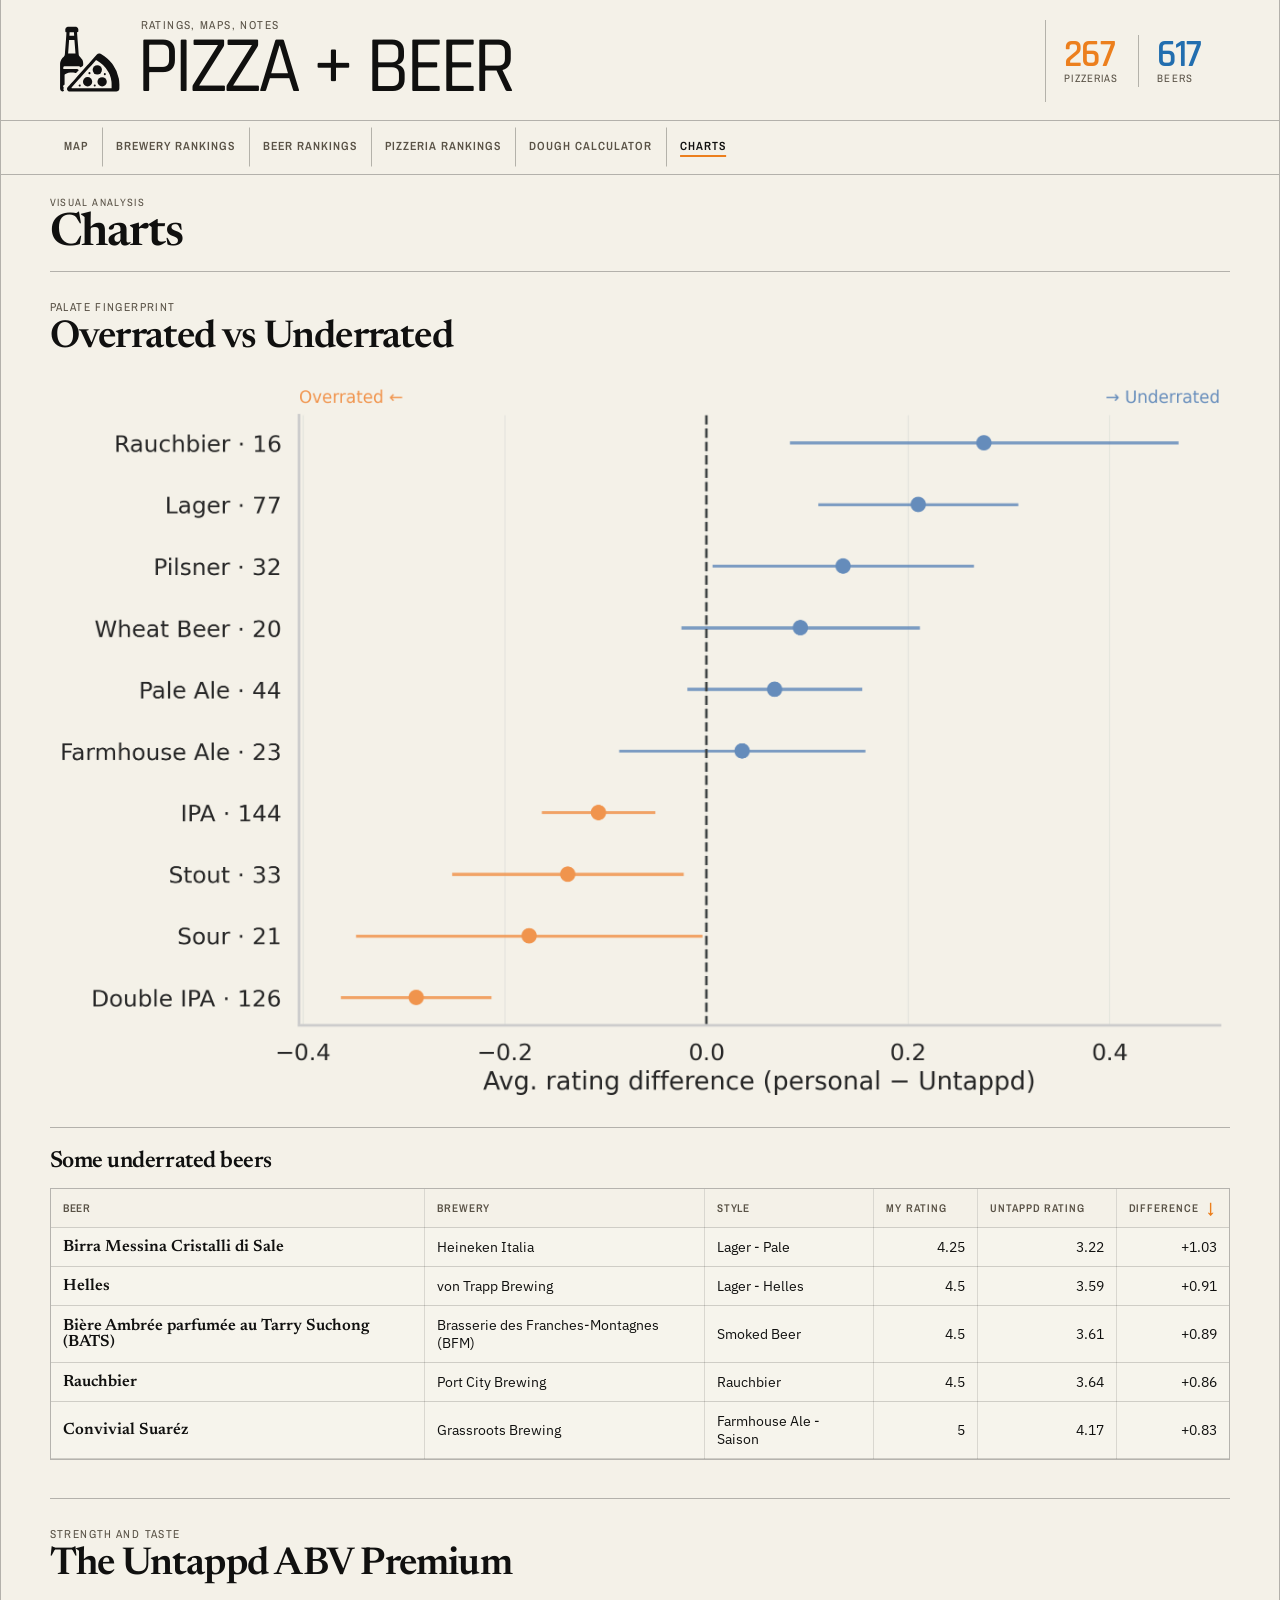
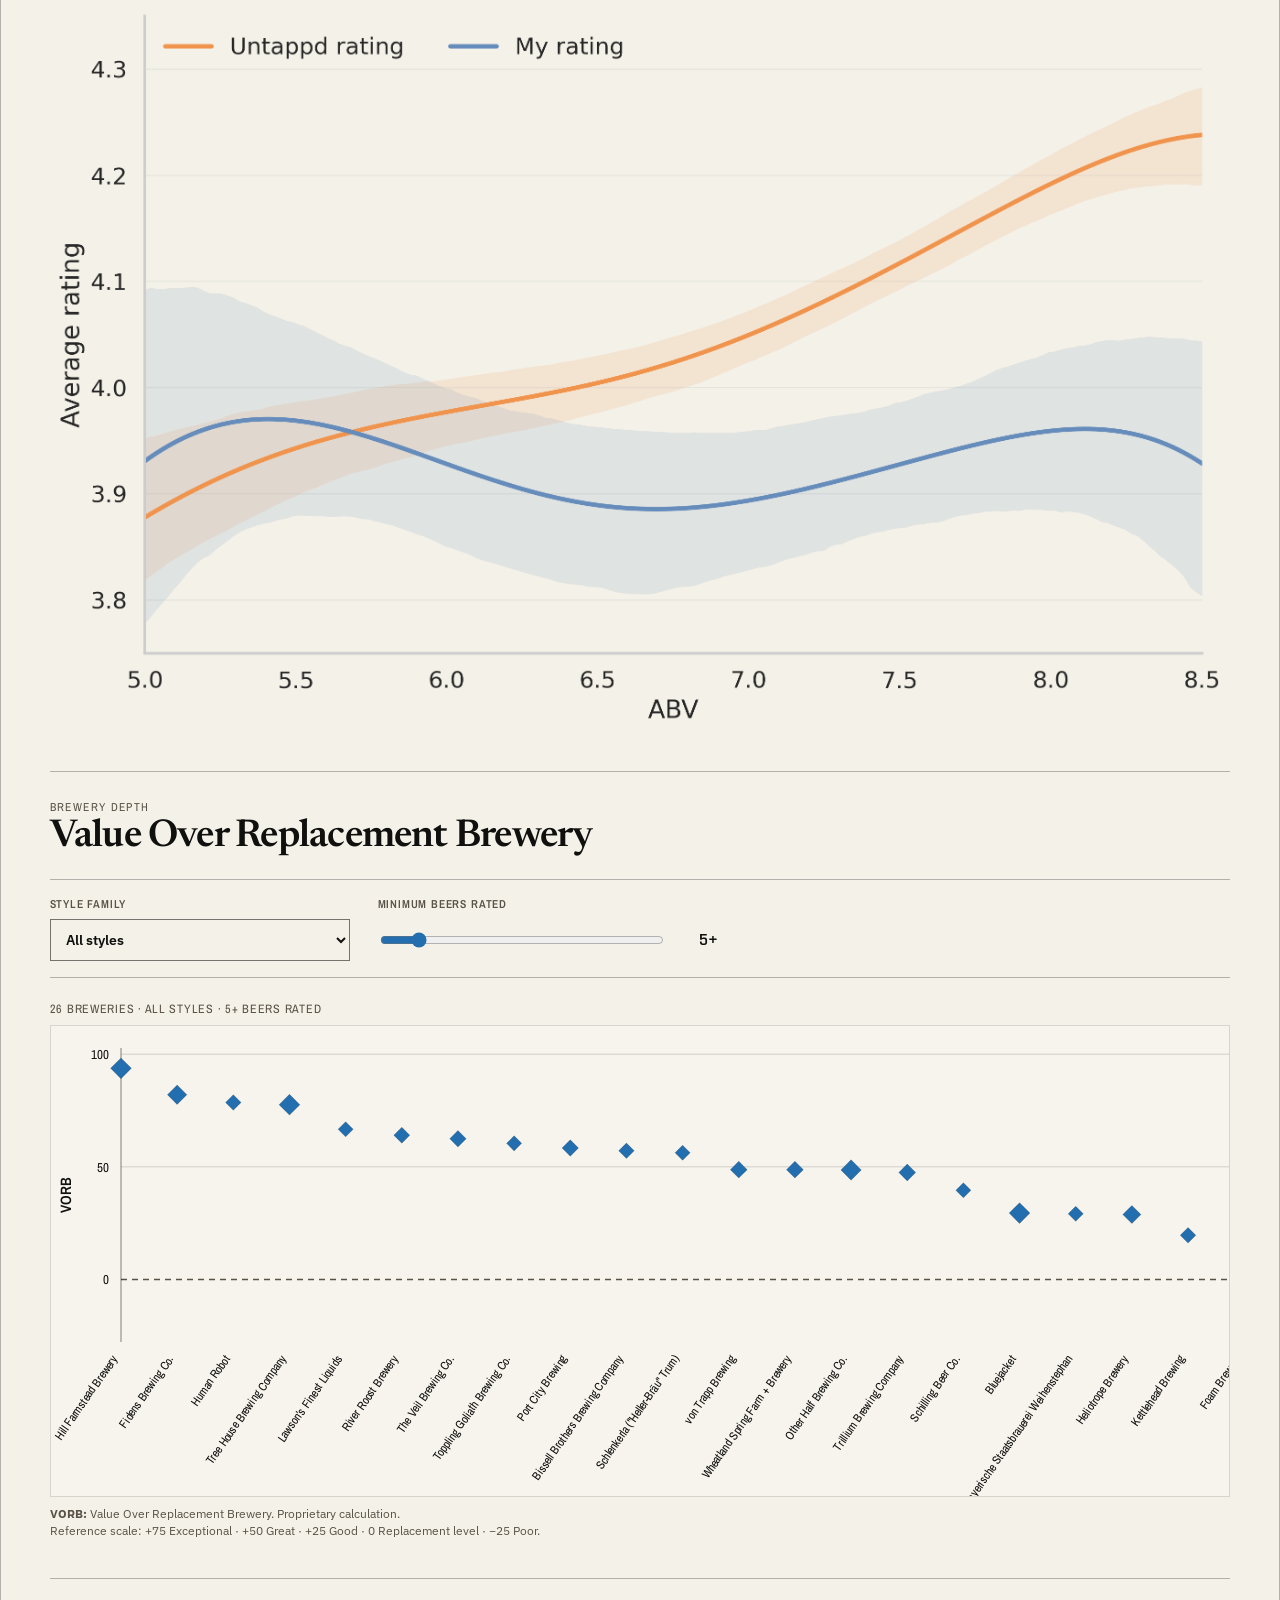
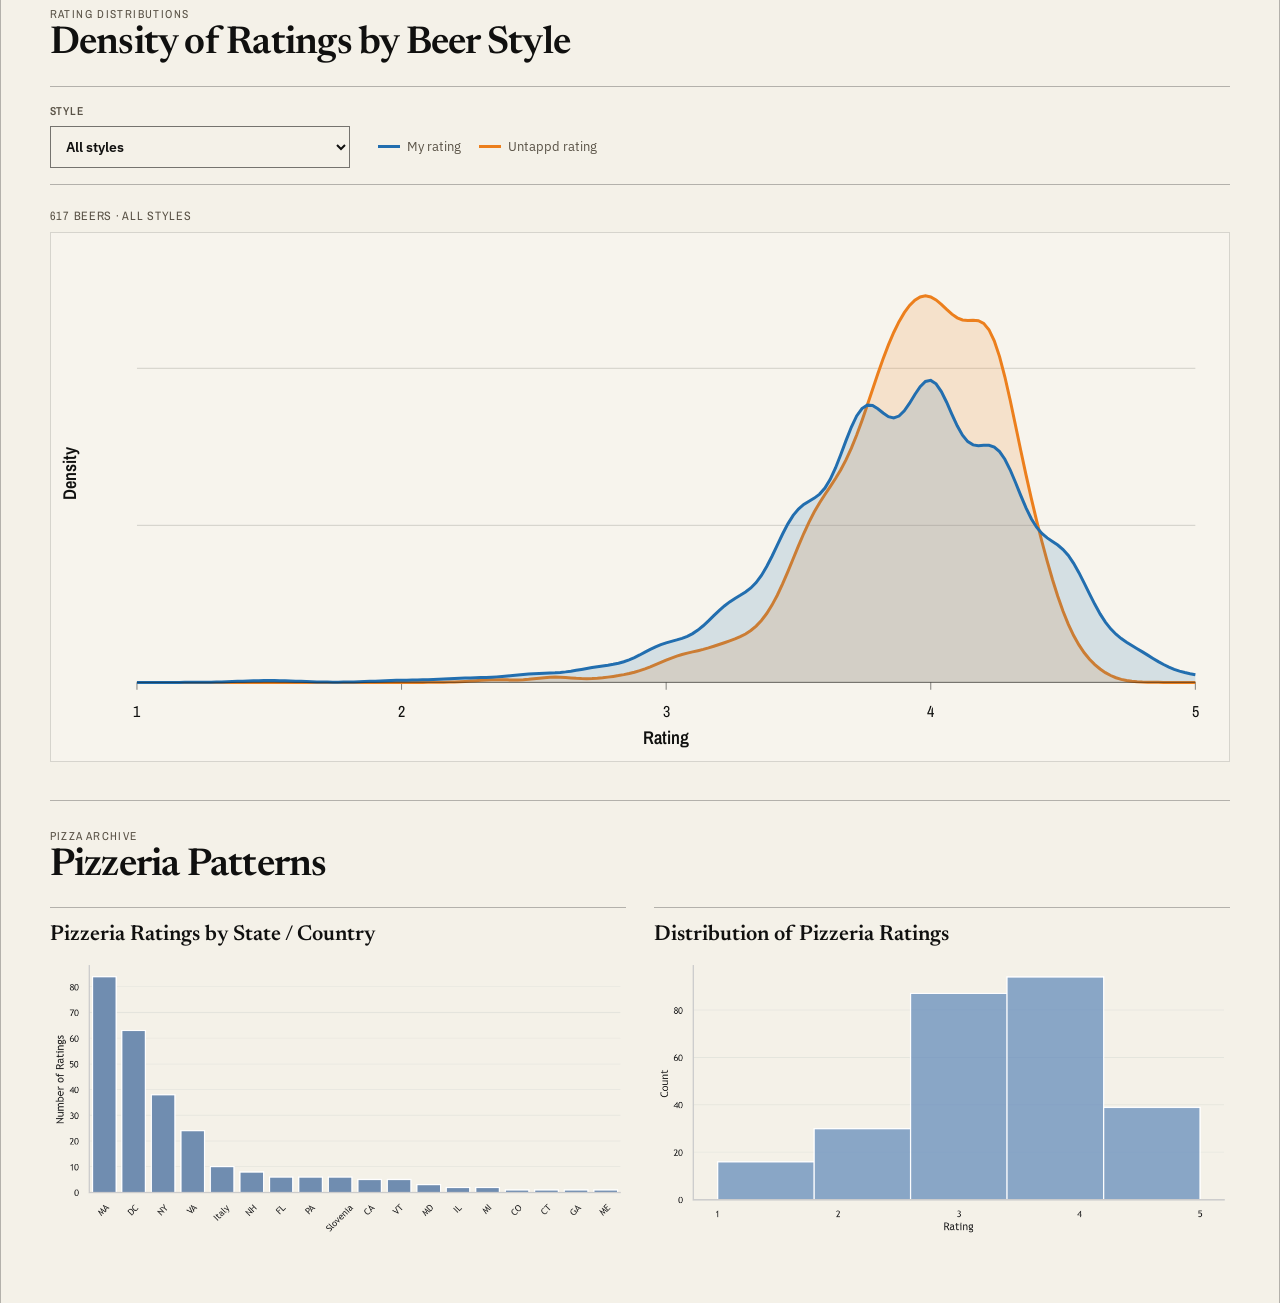
<file: html/charts.html>
<!doctype html>
<html lang="en">
  <head>
    <meta charset="UTF-8" />
    <meta name="viewport" content="width=device-width, initial-scale=1.0" />
    <title>Charts · Pizza + Beer</title>
    <link rel="icon" type="image/svg+xml" href="../images/icon3-black.svg" />
    <link rel="preconnect" href="https://fonts.googleapis.com" />
    <link rel="preconnect" href="https://fonts.gstatic.com" crossorigin />
    <link href="https://fonts.googleapis.com/css2?family=Archivo+Narrow:wght@400;600;700&amp;family=IBM+Plex+Sans:wght@400;600&amp;family=Newsreader:opsz,wght@6..72,400;6..72,600;6..72,700&amp;family=Rajdhani:wght@400;500;600&amp;display=swap" rel="stylesheet" />
    <link rel="stylesheet" href="../styles/styles.css" />
  </head>
  <body>
    <main class="app-shell">
      <header class="masthead">
        <a class="brand-block" href="../index.html" aria-label="Pizza + Beer Project home">
          <img class="header-logo" src="../images/icon3-black.svg" alt="" />
          <span class="brand-copy"><span class="issue-kicker">Ratings, maps, notes</span><span class="site-title">Pizza + Beer</span></span>
        </a>
        <div class="site-stats" aria-label="Ratings to date">
          <span class="site-stat"><strong id="pizzeria-total">—</strong><span>Pizzerias</span></span>
          <span class="site-stat"><strong id="beer-total">—</strong><span>Beers</span></span>
        </div>
      </header>
      <nav class="primary-nav" aria-label="Primary navigation">
        <div class="primary-nav-inner">
          <a href="../index.html">Map</a><a href="brewery_rankings.html">Brewery Rankings</a><a href="beer_rankings.html">Beer Rankings</a><a href="pizzeria_rankings.html">Pizzeria Rankings</a><a href="dough_calculator.html">Dough Calculator</a><a href="charts.html" aria-current="page">Charts</a>
        </div>
      </nav>
      <section class="content-panel charts-panel" aria-labelledby="page-title">
        <header class="page-heading"><p class="page-eyebrow">Visual analysis</p><h1 id="page-title">Charts</h1></header>

        <section class="analysis-section" aria-labelledby="rating-difference-title">
          <header class="analysis-section-heading">
            <p class="section-kicker">Palate fingerprint</p>
            <h2 id="rating-difference-title">Overrated vs Underrated</h2>
          </header>
          <figure class="analysis-figure">
            <img src="../images/rating_difference_by_style.png" alt="Average personal rating minus Untappd rating by beer style, with confidence intervals" />
          </figure>
          <div class="rating-comparison-grid">
            <article class="rating-comparison-card" aria-labelledby="underrated-title">
              <header class="rating-comparison-heading">
                <h3 id="underrated-title">Some underrated beers</h3>
              </header>
              <div class="data-container analysis-table" id="underratedBeerTable"><p class="table-loading">Loading underrated beers…</p></div>
            </article>
          </div>
        </section>

        <section class="analysis-section" aria-labelledby="abv-premium-title">
          <header class="analysis-section-heading">
            <p class="section-kicker">Strength and taste</p>
            <h2 id="abv-premium-title">The Untappd ABV Premium</h2>
          </header>
          <figure class="analysis-figure">
            <img src="../images/hoppy_ratings_by_abv.png" alt="" />
          </figure>
        </section>

        <section class="analysis-section" aria-labelledby="vorb-title">
          <header class="analysis-section-heading">
            <p class="section-kicker">Brewery depth</p>
            <h2 id="vorb-title">Value Over Replacement Brewery</h2>
          </header>
          <div class="interactive-chart-controls" aria-label="VORB chart filters">
            <label class="chart-control" for="vorbStyleFilter">
              <span>Style family</span>
              <select id="vorbStyleFilter"><option value="all">All styles</option></select>
            </label>
            <label class="chart-control chart-control--range" for="vorbMinBeers">
              <span>Minimum beers rated</span>
              <span class="range-control-row">
                <input id="vorbMinBeers" type="range" min="1" max="10" value="5" step="1" />
                <output id="vorbMinBeersValue" for="vorbMinBeers">5+</output>
              </span>
            </label>
          </div>
          <figure class="interactive-chart-card" aria-labelledby="vorb-title" aria-describedby="vorbChartNote">
            <p class="interactive-chart-summary" id="vorbChartSummary" aria-live="polite">Loading VORB rankings…</p>
            <div class="interactive-chart-scroll">
              <svg class="interactive-chart-svg interactive-chart-svg--vorb" id="vorbChart" role="img" aria-label="Interactive VORB chart"></svg>
            </div>
            <p class="chart-empty-state" id="vorbChartEmpty" hidden>No breweries match these filters.</p>
            <div class="chart-tooltip" id="vorbTooltip" hidden></div>
            <figcaption id="vorbChartNote"><strong>VORB:</strong> Value Over Replacement Brewery. Proprietary calculation.<br />Reference scale: +75 Exceptional · +50 Great · +25 Good · 0 Replacement level · −25 Poor.</figcaption>
          </figure>
        </section>

        <section class="analysis-section" aria-labelledby="density-title">
          <header class="analysis-section-heading">
            <p class="section-kicker">Rating distributions</p>
            <h2 id="density-title">Density of Ratings by Beer Style</h2>
          </header>
          <div class="interactive-chart-controls" aria-label="Rating density chart filters">
            <label class="chart-control" for="densityStyleFilter">
              <span>Style</span>
              <select id="densityStyleFilter"><option value="all">All styles</option></select>
            </label>
            <div class="interactive-chart-legend" aria-label="Chart legend">
              <span><i class="legend-swatch legend-swatch--personal"></i>My rating</span>
              <span><i class="legend-swatch legend-swatch--untappd"></i>Untappd rating</span>
            </div>
          </div>
          <figure class="interactive-chart-card" aria-labelledby="density-title">
            <p class="interactive-chart-summary" id="densityChartSummary" aria-live="polite">Loading beer ratings…</p>
            <div class="interactive-chart-scroll interactive-chart-scroll--fixed">
              <svg class="interactive-chart-svg interactive-chart-svg--density" id="densityChart" role="img" aria-label="Interactive density chart of personal and Untappd beer ratings"></svg>
            </div>
            <p class="chart-empty-state" id="densityChartEmpty" hidden>No beers match this style.</p>
          </figure>
        </section>

        <section class="analysis-section analysis-section--more" aria-labelledby="pizzeria-patterns-title">
          <header class="analysis-section-heading">
            <p class="section-kicker">Pizza archive</p>
            <h2 id="pizzeria-patterns-title">Pizzeria Patterns</h2>
          </header>
          <div class="pizzeria-chart-grid">
            <article class="site-chart-card" aria-labelledby="pizzeria-state-title">
              <h3 id="pizzeria-state-title">Pizzeria Ratings by State / Country</h3>
              <figure><img src="../images/pizzeria_counts.png" alt="Number of pizzeria ratings by state or country" /></figure>
            </article>
            <article class="site-chart-card" aria-labelledby="pizzeria-distribution-title">
              <h3 id="pizzeria-distribution-title">Distribution of Pizzeria Ratings</h3>
              <figure><img src="../images/pizzeria_ratings.png" alt="Distribution of personal pizzeria ratings" /></figure>
            </article>
          </div>
        </section>
      </section>
    </main>
    <script src="../scripts/main.js"></script>
    <script src="../scripts/charts.js"></script>
  </body>
</html>
</file>
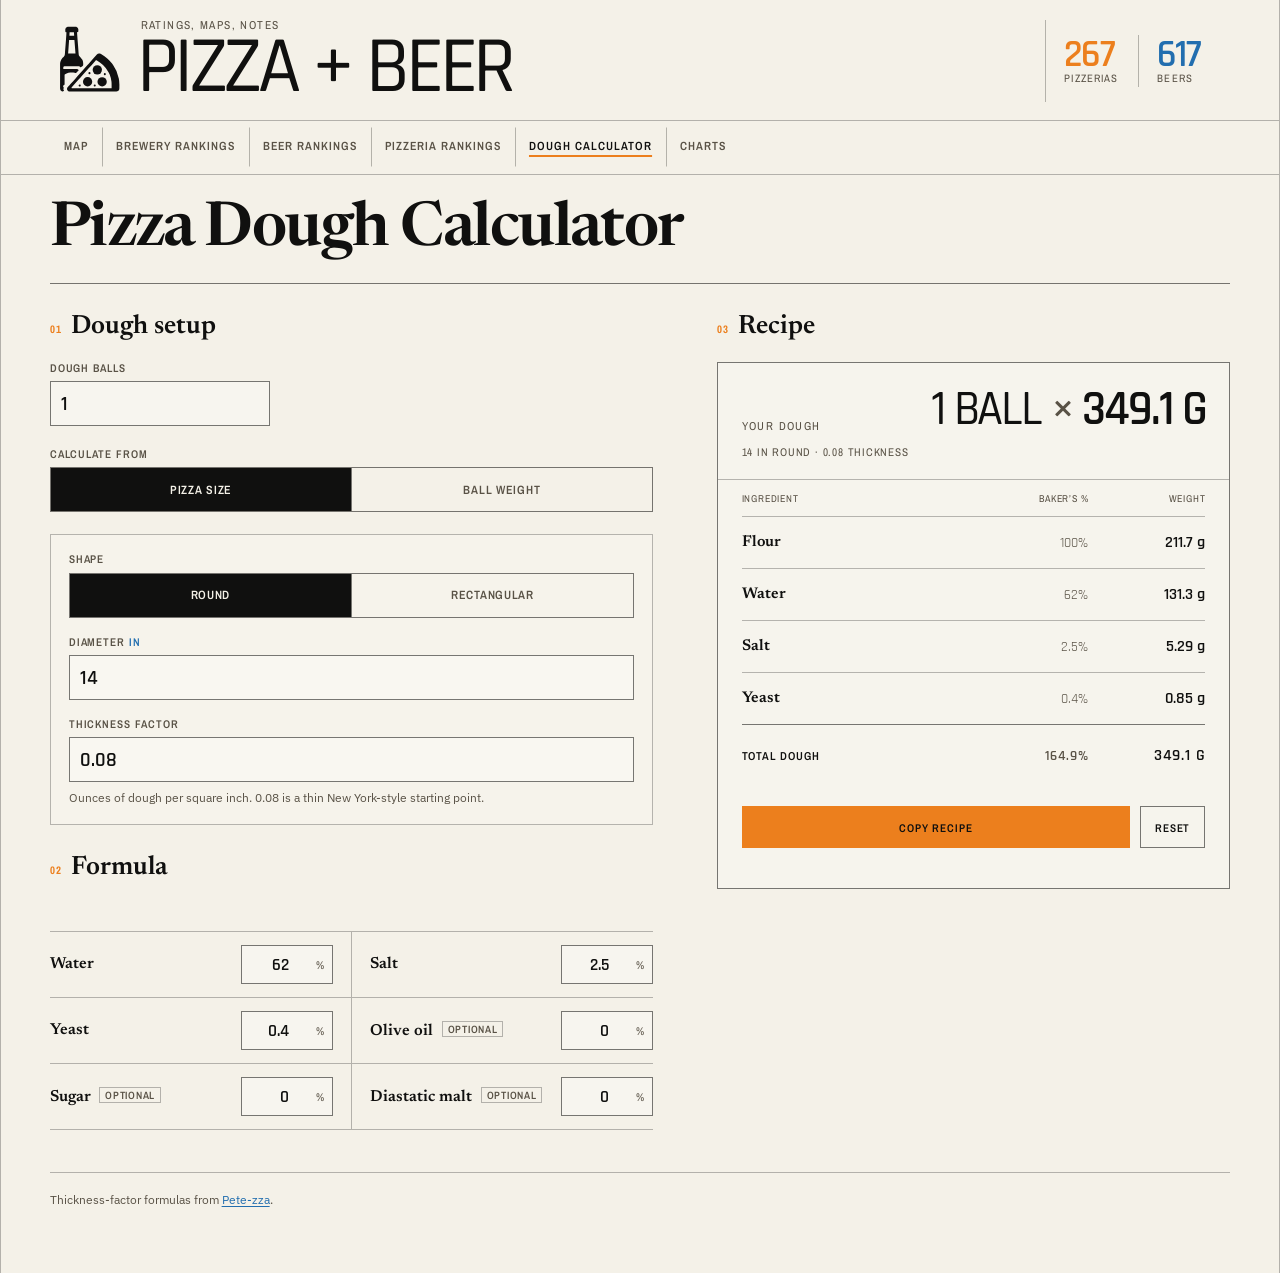
<file: html/dough_calculator.html>
<!doctype html>
<html lang="en">
  <head>
    <meta charset="UTF-8" />
    <meta name="viewport" content="width=device-width, initial-scale=1.0" />
    <meta name="description" content="A focused pizza dough calculator for scaling flour, water, salt, yeast, olive oil, sugar, and diastatic malt powder." />
    <title>Dough Calculator · Pizza + Beer</title>
    <link rel="icon" type="image/svg+xml" href="../images/icon3-black.svg" />
    <link rel="preconnect" href="https://fonts.googleapis.com" />
    <link rel="preconnect" href="https://fonts.gstatic.com" crossorigin />
    <link href="https://fonts.googleapis.com/css2?family=Archivo+Narrow:wght@400;600;700&amp;family=IBM+Plex+Sans:wght@400;600&amp;family=Newsreader:opsz,wght@6..72,400;6..72,600;6..72,700&amp;family=Rajdhani:wght@400;500;600&amp;display=swap" rel="stylesheet" />
    <link rel="stylesheet" href="../styles/styles.css" />
  </head>
  <body class="dough-page">
    <main class="app-shell">
      <header class="masthead">
        <a class="brand-block" href="../index.html" aria-label="Pizza + Beer Project home">
          <img class="header-logo" src="../images/icon3-black.svg" alt="" />
          <span class="brand-copy"><span class="issue-kicker">Ratings, maps, notes</span><span class="site-title">Pizza + Beer</span></span>
        </a>
        <div class="site-stats" aria-label="Ratings to date">
          <span class="site-stat"><strong id="pizzeria-total">—</strong><span>Pizzerias</span></span>
          <span class="site-stat"><strong id="beer-total">—</strong><span>Beers</span></span>
        </div>
      </header>
      <nav class="primary-nav" aria-label="Primary navigation">
        <div class="primary-nav-inner">
          <a href="../index.html">Map</a><a href="brewery_rankings.html">Brewery Rankings</a><a href="beer_rankings.html">Beer Rankings</a><a href="pizzeria_rankings.html">Pizzeria Rankings</a><a href="dough_calculator.html" aria-current="page">Dough Calculator</a><a href="charts.html">Charts</a>
        </div>
      </nav>

      <section class="content-panel calculator-panel" aria-labelledby="page-title">
        <header class="calculator-heading">
          <div class="page-heading">
            <h1 id="page-title">Pizza Dough Calculator</h1>
          </div>
        </header>

        <div class="calculator-layout">
          <form class="dough-form" id="dough-form" novalidate>
            <fieldset class="calculator-section calculator-section--setup">
              <legend><span>01</span> Dough setup</legend>

              <label class="number-control number-control--compact" for="dough-balls">
                <span class="calculator-label">Dough balls</span>
                <input id="dough-balls" name="doughBalls" type="number" min="1" step="1" value="1" inputmode="numeric" />
              </label>

              <div class="calculator-control-group">
                <span class="calculator-label" id="approach-label">Calculate from</span>
                <div class="segmented-control" role="radiogroup" aria-labelledby="approach-label">
                  <label><input type="radio" name="approach" value="size" checked /><span>Pizza size</span></label>
                  <label><input type="radio" name="approach" value="weight" /><span>Ball weight</span></label>
                </div>
              </div>

              <div class="size-controls" data-approach-panel="size">
                <div class="calculator-control-group">
                  <span class="calculator-label" id="shape-label">Shape</span>
                  <div class="segmented-control" role="radiogroup" aria-labelledby="shape-label">
                    <label><input type="radio" name="shape" value="round" checked /><span>Round</span></label>
                    <label><input type="radio" name="shape" value="rectangular" /><span>Rectangular</span></label>
                  </div>
                </div>

                <div class="dimension-controls" data-shape-panel="round">
                  <label class="number-control" for="diameter">
                    <span class="calculator-label">Diameter <small>in</small></span>
                    <input id="diameter" name="diameter" type="number" min="0.1" step="0.1" value="14" inputmode="decimal" />
                  </label>
                </div>

                <div class="dimension-controls dimension-controls--rectangle" data-shape-panel="rectangular" hidden>
                  <label class="number-control" for="pan-length">
                    <span class="calculator-label">Length <small>in</small></span>
                    <input id="pan-length" name="panLength" type="number" min="0.1" step="0.1" value="14" inputmode="decimal" />
                  </label>
                  <span class="dimension-mark" aria-hidden="true">×</span>
                  <label class="number-control" for="pan-width">
                    <span class="calculator-label">Width <small>in</small></span>
                    <input id="pan-width" name="panWidth" type="number" min="0.1" step="0.1" value="14" inputmode="decimal" />
                  </label>
                </div>

                <label class="number-control" for="thickness-factor">
                  <span class="calculator-label">Thickness factor</span>
                  <input id="thickness-factor" name="thicknessFactor" type="number" min="0.001" step="0.001" value="0.08" inputmode="decimal" />
                  <small class="field-note">Ounces of dough per square inch. 0.08 is a thin New York-style starting point.</small>
                </label>
              </div>

              <div data-approach-panel="weight" hidden>
                <label class="number-control" for="ball-weight">
                  <span class="calculator-label">Weight per ball <small>g</small></span>
                  <input id="ball-weight" name="ballWeight" type="number" min="0.1" step="0.1" value="300" inputmode="decimal" />
                </label>
              </div>
            </fieldset>

            <fieldset class="calculator-section calculator-section--formula">
              <legend><span>02</span> Formula</legend>
              <div class="formula-grid">
                <label class="percentage-control percentage-control--water" for="hydration">
                  <span><strong>Water</strong></span>
                  <span class="percentage-input"><input id="hydration" name="hydration" type="number" min="0" step="0.1" value="62" inputmode="decimal" /><i>%</i></span>
                </label>
                <label class="percentage-control" for="salt">
                  <span><strong>Salt</strong></span>
                  <span class="percentage-input"><input id="salt" name="salt" type="number" min="0" step="0.1" value="2.5" inputmode="decimal" /><i>%</i></span>
                </label>
                <label class="percentage-control" for="yeast">
                  <span><strong>Yeast</strong></span>
                  <span class="percentage-input"><input id="yeast" name="yeast" type="number" min="0" step="0.1" value="0.4" inputmode="decimal" /><i>%</i></span>
                </label>
                <label class="percentage-control" for="olive-oil">
                  <span><strong>Olive oil <small class="ingredient-optional-badge">Optional</small></strong></span>
                  <span class="percentage-input"><input id="olive-oil" name="oliveOil" type="number" min="0" step="0.1" value="0" inputmode="decimal" /><i>%</i></span>
                </label>
                <label class="percentage-control" for="sugar">
                  <span><strong>Sugar <small class="ingredient-optional-badge">Optional</small></strong></span>
                  <span class="percentage-input"><input id="sugar" name="sugar" type="number" min="0" step="0.1" value="0" inputmode="decimal" /><i>%</i></span>
                </label>
                <label class="percentage-control" for="malt">
                  <span><strong>Diastatic malt <small class="ingredient-optional-badge">Optional</small></strong></span>
                  <span class="percentage-input"><input id="malt" name="malt" type="number" min="0" step="0.1" value="0" inputmode="decimal" /><i>%</i></span>
                </label>
              </div>
            </fieldset>
          </form>

          <section class="recipe-section" aria-labelledby="recipe-section-title">
            <h2 class="recipe-section-title" id="recipe-section-title"><span>03</span> Recipe</h2>
            <aside class="recipe-card" aria-labelledby="recipe-title">
            <header class="recipe-card-heading">
              <div>
                <p class="section-kicker">Your dough</p>
                <h2 id="recipe-title"><span id="ball-count">1</span> <span id="ball-label">ball</span> <em>×</em> <strong id="ball-total">—</strong></h2>
              </div>
              <p id="recipe-summary">14 in round · 0.08 thickness</p>
            </header>

            <div class="recipe-table" role="table" aria-label="Calculated dough recipe" aria-live="polite">
              <div class="recipe-table-head" role="row">
                <span role="columnheader">Ingredient</span><span role="columnheader">Baker’s %</span><span role="columnheader">Weight</span>
              </div>
              <div id="recipe-rows"></div>
              <div class="recipe-total-row" role="row">
                <span role="cell">Total dough</span><span role="cell" id="total-percent">—</span><span role="cell"><strong id="total-weight">—</strong></span>
              </div>
            </div>

            <p class="calculator-error" id="calculator-error" role="status" hidden>Enter positive values to calculate your dough.</p>
            <div class="recipe-actions">
              <button type="button" class="recipe-action recipe-action--primary" id="copy-recipe">Copy recipe</button>
              <button type="button" class="recipe-action" id="reset-recipe">Reset</button>
            </div>
            <p class="copy-status" id="copy-status" role="status" aria-live="polite"></p>
            </aside>
          </section>
        </div>

        <footer class="calculator-notes">
          <p>Thickness-factor formulas from <a href="https://www.pizzamaking.com/forum/index.php?topic=10805.0">Pete-zza</a>.</p>
        </footer>
      </section>
    </main>
    <script src="../scripts/main.js"></script>
    <script src="../scripts/dough-calculator.js"></script>
  </body>
</html>
</file>
<file: styles/styles.css>
:root {
  --paper: #ece8dc;
  --paper-2: #f4f1e8;
  --ink: #10100f;
  --muted: #595246;
  --line: rgba(14, 14, 12, 0.28);
  --line-strong: rgba(14, 14, 12, 0.55);
  --accent-orange: #ec7f1d;
  --accent-blue: #226eaf;
  --accent-gold: #d6b165;
  --page-gutter: clamp(22px, 3.8vw, 56px);
}

* {
  box-sizing: border-box;
}

html,
body {
  min-height: 100%;
}

body {
  margin: 0;
  background: var(--paper);
  color: var(--ink);
  font-family: "IBM Plex Sans", "Helvetica Neue", sans-serif;
}

body::before {
  content: "";
  position: fixed;
  inset: 0;
  z-index: -1;
  background-image: radial-gradient(rgba(16, 16, 14, 0.08) 0.4px, transparent 0.4px);
  background-size: 3px 3px;
  opacity: 0.42;
  pointer-events: none;
}

a {
  color: inherit;
}

button,
input,
select {
  font: inherit;
}

.app-shell {
  width: min(1460px, 100%);
  min-height: 100vh;
  margin: 0 auto;
  border-right: 1px solid var(--line);
  border-left: 1px solid var(--line);
  background: var(--paper-2);
}

.masthead {
  display: flex;
  align-items: flex-start;
  justify-content: space-between;
  gap: 16px;
  padding: 20px var(--page-gutter) 18px;
  border-bottom: 1px solid var(--line);
}

.brand-block {
  display: grid;
  grid-template-columns: auto minmax(0, 1fr);
  align-items: start;
  gap: 12px;
  min-width: 0;
  color: var(--ink);
  text-decoration: none;
}

.header-logo {
  display: block;
  width: clamp(60px, 7.2vw, 79px);
  height: clamp(60px, 7.2vw, 79px);
  object-fit: contain;
}

.brand-copy {
  display: grid;
  align-content: start;
  gap: 2px;
  min-width: 0;
}

.issue-kicker,
.section-kicker,
.page-eyebrow {
  margin: 0;
  color: var(--muted);
  font-family: "Archivo Narrow", sans-serif;
  font-size: 0.72rem;
  line-height: 1;
  letter-spacing: 0.12em;
  text-transform: uppercase;
}

.site-title {
  margin: 0 0 0 -0.05em;
  font-family: "Rajdhani", sans-serif;
  font-size: clamp(2.55rem, 7vw, 5rem);
  font-weight: 500;
  line-height: 0.86;
  letter-spacing: -0.055em;
  text-transform: uppercase;
  white-space: nowrap;
  transition: color 140ms ease;
}

.brand-block:hover .site-title,
.brand-block:focus-visible .site-title {
  color: var(--accent-orange);
}

.brand-block:focus-visible {
  outline: 2px solid var(--ink);
  outline-offset: 5px;
}

.site-stats {
  display: flex;
  align-self: stretch;
  align-items: center;
  margin-left: auto;
  border-left: 1px solid var(--line);
}

.site-stat {
  display: grid;
  min-width: 92px;
  gap: 1px;
  padding: 4px 18px;
}

.site-stat + .site-stat {
  border-left: 1px solid var(--line);
}

.site-stat strong {
  color: var(--accent-orange);
  font-family: "Rajdhani", sans-serif;
  font-size: clamp(1.8rem, 3vw, 2.45rem);
  font-weight: 600;
  line-height: 0.85;
  letter-spacing: -0.05em;
  font-variant-numeric: tabular-nums;
}

.site-stat:nth-child(2) strong {
  color: var(--accent-blue);
}

.site-stat span {
  color: var(--muted);
  font-family: "Archivo Narrow", sans-serif;
  font-size: 0.67rem;
  line-height: 1;
  letter-spacing: 0.1em;
  text-transform: uppercase;
}

.primary-nav {
  position: relative;
  z-index: 500;
  border-bottom: 1px solid var(--line);
  background: var(--paper-2);
  padding: 6px var(--page-gutter) 7px;
}

.primary-nav-inner {
  display: flex;
  align-items: stretch;
  width: min(1040px, 100%);
  min-height: 40px;
  overflow-x: auto;
  scrollbar-width: thin;
}

.primary-nav a {
  position: relative;
  display: inline-flex;
  flex: 0 0 auto;
  align-items: center;
  justify-content: center;
  min-height: 40px;
  padding: 7px 13px;
  border: 1px solid transparent;
  color: var(--muted);
  font-family: "Archivo Narrow", sans-serif;
  font-size: 0.74rem;
  font-weight: 600;
  line-height: 1;
  letter-spacing: 0.085em;
  text-decoration: none;
  text-transform: uppercase;
  white-space: nowrap;
  transition: color 140ms ease, border-color 140ms ease, background-color 140ms ease;
}

.primary-nav a + a {
  border-left-color: var(--line);
}

.primary-nav a:hover,
.primary-nav a:focus-visible {
  z-index: 1;
  border-color: transparent;
  color: var(--accent-blue);
  outline: none;
  text-decoration-line: underline;
  text-decoration-color: var(--accent-blue);
  text-decoration-thickness: 2px;
  text-underline-offset: 0.45em;
}

.primary-nav a + a:hover,
.primary-nav a + a:focus-visible {
  border-left-color: var(--line);
}

.primary-nav a[aria-current="page"] {
  border-top-color: transparent;
  border-right-color: transparent;
  border-bottom-color: transparent;
  background: transparent;
  box-shadow: none;
  color: var(--ink);
  text-decoration-line: underline;
  text-decoration-color: var(--accent-orange);
  text-decoration-thickness: 2px;
  text-underline-offset: 0.45em;
}

.primary-nav a[aria-current="page"]::before {
  content: none;
}

.primary-nav a[aria-current="page"]:hover,
.primary-nav a[aria-current="page"]:focus-visible {
  border-color: transparent;
  color: var(--accent-blue);
  text-decoration-color: var(--accent-blue);
}

.primary-nav a + a[aria-current="page"],
.primary-nav a + a[aria-current="page"]:hover,
.primary-nav a + a[aria-current="page"]:focus-visible {
  border-left-color: var(--line);
}

.home-panel,
.content-panel {
  padding: 28px var(--page-gutter) 48px;
}

.home-panel {
  width: min(1120px, 100%);
}

.page-heading {
  display: grid;
  gap: 4px;
  padding-bottom: 14px;
  border-bottom: 1px solid var(--line);
}

.page-heading .page-eyebrow {
  font-size: 0.66rem;
  letter-spacing: 0.13em;
}

.page-heading h1 {
  max-width: 18ch;
  margin: 0;
  font-family: "Newsreader", Georgia, serif;
  font-size: clamp(2.25rem, 3.6vw, 3rem);
  font-weight: 600;
  line-height: 0.98;
  letter-spacing: -0.025em;
  text-wrap: balance;
}

.counter-container {
  display: grid;
  grid-template-columns: repeat(2, minmax(0, 1fr));
  border-bottom: 1px solid var(--line);
}

.counter {
  min-width: 0;
  padding: 20px 20px 24px 0;
}

.counter + .counter {
  padding-right: 0;
  padding-left: 20px;
  border-left: 1px solid var(--line);
}

.counter-topline {
  display: flex;
  align-items: baseline;
  justify-content: space-between;
  gap: 16px;
  margin-bottom: 16px;
}

.counter h2 {
  margin: 0;
  font-family: "Archivo Narrow", sans-serif;
  font-size: 0.78rem;
  line-height: 1;
  letter-spacing: 0.1em;
  text-transform: uppercase;
}

.counter-total {
  color: var(--accent-orange);
  font-family: "Rajdhani", sans-serif;
  font-size: clamp(2.15rem, 5vw, 3.7rem);
  font-weight: 600;
  line-height: 0.72;
  letter-spacing: -0.06em;
}

.counter-icons {
  display: flex;
  align-content: flex-start;
  flex-wrap: wrap;
  gap: 3px;
  min-height: 64px;
}

.counter-icons img {
  display: block;
  width: 15px;
  height: 15px;
  object-fit: contain;
  opacity: 0.84;
}

.counter-loading,
.table-loading {
  margin: 0;
  color: var(--muted);
  font-family: "Archivo Narrow", sans-serif;
  font-size: 0.72rem;
  letter-spacing: 0.08em;
  text-transform: uppercase;
}

.content-panel {
  display: grid;
  gap: 14px;
  padding-top: 22px;
}

.data-container {
  max-height: calc(100vh - 245px);
  overflow: auto;
  border: 1px solid var(--line);
  background: rgba(255, 255, 255, 0.18);
}

.page-heading--with-metric {
  grid-template-columns: minmax(0, 1fr) auto;
  align-items: end;
}

.page-heading-copy {
  display: grid;
  gap: 4px;
}

.vorb-info-button {
  margin-bottom: 2px;
  padding: 7px 10px 6px;
  border: 1px solid var(--line-strong);
  border-radius: 999px;
  background: transparent;
  color: var(--muted);
  font-family: "Archivo Narrow", sans-serif;
  font-size: 0.67rem;
  font-weight: 600;
  line-height: 1;
  letter-spacing: 0.1em;
  text-transform: uppercase;
  cursor: pointer;
}

.vorb-info-button:hover,
.vorb-info-button:focus-visible {
  border-color: var(--accent-blue);
  color: var(--accent-blue);
  outline: none;
}

.vorb-info-button:focus-visible {
  box-shadow: 0 0 0 2px var(--paper-2), 0 0 0 4px var(--accent-blue);
}

.vorb-popover {
  width: min(390px, calc(100vw - 32px));
  margin: auto;
  padding: 22px;
  border: 1px solid var(--line-strong);
  background: var(--paper-2);
  color: var(--ink);
  box-shadow: 0 20px 60px rgba(16, 16, 15, 0.28);
}

.vorb-popover::backdrop {
  background: rgba(16, 16, 15, 0.28);
  backdrop-filter: blur(1.5px);
}

.vorb-popover-close {
  position: absolute;
  top: 10px;
  right: 12px;
  display: grid;
  width: 30px;
  height: 30px;
  padding: 0;
  place-items: center;
  border: 0;
  background: transparent;
  color: var(--muted);
  font-size: 1.35rem;
  line-height: 1;
  cursor: pointer;
}

.vorb-popover-close:hover,
.vorb-popover-close:focus-visible {
  color: var(--accent-blue);
  outline: none;
}

.vorb-popover-definition {
  margin: 0;
  padding-right: 28px;
  font-family: "Newsreader", Georgia, serif;
  font-size: 1.08rem;
  line-height: 1.3;
}

.vorb-popover-definition strong {
  font-weight: 600;
}

.vorb-popover-kicker {
  margin: 18px 0 7px;
  color: var(--muted);
  font-family: "Archivo Narrow", sans-serif;
  font-size: 0.64rem;
  letter-spacing: 0.11em;
  text-transform: uppercase;
}

.vorb-key {
  margin: 0;
  border-top: 1px solid var(--line);
}

.vorb-key div {
  display: grid;
  grid-template-columns: 62px 1fr;
  align-items: baseline;
  gap: 12px;
  padding: 8px 2px;
  border-bottom: 1px solid rgba(14, 14, 12, 0.16);
}

.vorb-key dt {
  color: var(--accent-blue);
  font-family: "Rajdhani", sans-serif;
  font-size: 1.15rem;
  font-weight: 600;
  line-height: 1;
  text-align: right;
}

.vorb-key div[data-tone="replacement"] dt {
  color: var(--muted);
}

.vorb-key div[data-tone="poor"] dt {
  color: var(--accent-orange);
}

.vorb-key dd {
  margin: 0;
  font-size: 0.8rem;
  line-height: 1.25;
}

table {
  width: 100%;
  border-collapse: collapse;
  font-size: 0.88rem;
}

th,
td {
  padding: 10px 12px;
  border-right: 1px solid rgba(14, 14, 12, 0.12);
  border-bottom: 1px solid rgba(14, 14, 12, 0.17);
  text-align: left;
  vertical-align: middle;
}

th:last-child,
td:last-child {
  border-right: 0;
}

th {
  position: sticky;
  top: 0;
  z-index: 2;
  background: var(--paper-2);
  color: var(--muted);
  font-family: "Archivo Narrow", sans-serif;
  font-size: 0.7rem;
  font-weight: 600;
  line-height: 1.1;
  letter-spacing: 0.08em;
  text-transform: uppercase;
  white-space: nowrap;
}

tbody tr {
  transition: background-color 120ms ease, color 120ms ease;
}

tbody tr:hover {
  background: rgba(214, 177, 101, 0.14);
}

td:first-child {
  font-family: "Newsreader", Georgia, serif;
  font-size: 1.02rem;
  font-weight: 600;
}

td.numeric {
  text-align: right;
  font-variant-numeric: tabular-nums;
}

th.sortable {
  padding: 0;
  cursor: default;
}

.sort-button {
  display: flex;
  width: 100%;
  min-height: 38px;
  align-items: center;
  justify-content: space-between;
  gap: 8px;
  padding: 10px 12px;
  border: 0;
  background: transparent;
  color: inherit;
  font-family: inherit;
  font-size: inherit;
  font-weight: inherit;
  line-height: inherit;
  letter-spacing: inherit;
  text-align: left;
  text-transform: inherit;
  white-space: nowrap;
  cursor: pointer;
}

.sort-button:hover,
.sort-button:focus-visible {
  color: var(--accent-blue);
  outline: none;
}

.sort-button:focus-visible {
  box-shadow: inset 0 0 0 2px var(--accent-blue);
}

.sort-indicator {
  width: 0.75em;
  color: var(--accent-orange);
  font-size: 0.9rem;
  line-height: 1;
}

th.sortable.asc .sort-indicator::before {
  content: "\2191";
  color: var(--accent-orange);
}

th.sortable.desc .sort-indicator::before {
  content: "\2193";
  color: var(--accent-orange);
}

.table-link {
  margin: -4px -5px;
  padding: 4px 5px;
  border: 0;
  background: transparent;
  color: inherit;
  font: inherit;
  text-align: left;
  text-decoration: none;
  text-decoration-thickness: 1px;
  text-underline-offset: 0.15em;
  cursor: pointer;
}

.table-link:hover,
.table-link:focus-visible {
  color: var(--accent-blue);
  outline: none;
  text-decoration: underline;
  text-decoration-color: currentColor;
}

.thumbnail-button {
  display: block;
  margin: -3px;
  padding: 3px;
  border: 1px solid transparent;
  background: transparent;
  cursor: zoom-in;
}

.thumbnail-button:hover,
.thumbnail-button:focus-visible {
  border-color: var(--accent-blue);
  outline: none;
}

.empty-cell {
  color: rgba(89, 82, 70, 0.55);
}

.notes-cell {
  min-width: 240px;
  max-width: 48ch;
  color: #454033;
  line-height: 1.42;
}

.date-cell {
  min-width: 118px;
  white-space: nowrap;
}

.data-container td img {
  display: block;
  width: auto;
  max-width: 90px;
  height: auto;
  max-height: 76px;
  object-fit: contain;
  border: 1px solid rgba(14, 14, 12, 0.13);
  background: rgba(255, 255, 255, 0.42);
}

.charts-panel {
  gap: 0;
  padding-bottom: 64px;
}

.analysis-section {
  display: grid;
  gap: 22px;
  padding: 30px 0 38px;
  border-bottom: 1px solid var(--line);
}

.analysis-section-heading {
  display: grid;
  max-width: 72ch;
  gap: 5px;
}

.analysis-section-heading h2,
.rating-comparison-heading h3 {
  margin: 0;
  font-family: "Newsreader", Georgia, serif;
  font-weight: 600;
  letter-spacing: -0.02em;
}

.analysis-section-heading h2 {
  font-size: clamp(1.8rem, 3vw, 2.55rem);
  line-height: 1;
}

.analysis-section-heading > p:last-child {
  margin: 4px 0 0;
  color: var(--muted);
  font-size: 0.92rem;
  line-height: 1.45;
}

.analysis-figure {
  min-width: 0;
  margin: 0;
}

.analysis-figure img {
  display: block;
  width: 100%;
  height: auto;
}

.analysis-figure figcaption {
  margin-top: 8px;
  color: var(--muted);
  font-size: 0.78rem;
  line-height: 1.4;
}

.rating-comparison-grid {
  display: grid;
  grid-template-columns: minmax(0, 1fr);
  border-top: 1px solid var(--line);
}

.rating-comparison-card {
  min-width: 0;
  padding: 22px 0 0;
}

.rating-comparison-heading {
  display: grid;
  gap: 5px;
  margin-bottom: 14px;
}

.rating-comparison-heading h3 {
  font-size: 1.45rem;
  line-height: 1.05;
}

.analysis-table {
  max-height: none;
}

.analysis-table table {
  min-width: 620px;
}

.analysis-section--more {
  padding-bottom: 0;
  border-bottom: 0;
}

.interactive-chart-controls {
  display: flex;
  flex-wrap: wrap;
  align-items: flex-end;
  gap: 16px 28px;
  padding: 16px 0;
  border-top: 1px solid var(--line);
  border-bottom: 1px solid var(--line);
}

.chart-control {
  display: grid;
  min-width: min(300px, 100%);
  gap: 7px;
  color: var(--muted);
  font-family: "Archivo Narrow", sans-serif;
  font-size: 0.72rem;
  font-weight: 600;
  letter-spacing: 0.07em;
  text-transform: uppercase;
}

.chart-control select {
  width: 100%;
  min-height: 42px;
  padding: 8px 34px 8px 11px;
  border: 1px solid var(--line-strong);
  border-radius: 0;
  background: var(--paper-2);
  color: var(--ink);
  font-family: "IBM Plex Sans", "Helvetica Neue", sans-serif;
  font-size: 0.88rem;
  letter-spacing: 0;
  text-transform: none;
}

.chart-control select:focus-visible,
.chart-control input:focus-visible {
  outline: 2px solid var(--accent-blue);
  outline-offset: 2px;
}

.chart-control--range {
  min-width: min(340px, 100%);
}

.range-control-row {
  display: grid;
  grid-template-columns: minmax(180px, 1fr) 44px;
  align-items: center;
  gap: 12px;
  min-height: 42px;
}

.range-control-row input {
  width: 100%;
  accent-color: var(--accent-blue);
}

.range-control-row output {
  color: var(--ink);
  font-family: "Rajdhani", sans-serif;
  font-size: 1.15rem;
  font-weight: 600;
  letter-spacing: 0;
  text-align: right;
  text-transform: none;
}

.interactive-chart-card {
  position: relative;
  min-width: 0;
  margin: 0;
}

.interactive-chart-summary {
  margin: 0 0 8px;
  color: var(--muted);
  font-family: "Archivo Narrow", sans-serif;
  font-size: 0.76rem;
  letter-spacing: 0.06em;
  text-transform: uppercase;
}

.interactive-chart-scroll {
  width: 100%;
  overflow-x: auto;
  border: 1px solid rgba(14, 14, 12, 0.14);
  background: rgba(255, 255, 255, 0.22);
  scrollbar-color: var(--line-strong) transparent;
}

.interactive-chart-scroll--fixed {
  display: grid;
}

.interactive-chart-svg {
  display: block;
  max-width: none;
  color: var(--ink);
  overflow: visible;
}

.interactive-chart-svg[hidden] {
  display: none;
}

.interactive-chart-svg--density {
  width: 100% !important;
  min-width: 680px;
  height: auto !important;
}

.chart-grid-line,
.chart-axis-line,
.chart-zero-line,
.density-line {
  vector-effect: non-scaling-stroke;
}

.chart-grid-line {
  stroke: rgba(14, 14, 12, 0.16);
  stroke-width: 1;
}

.chart-axis-line {
  stroke: rgba(14, 14, 12, 0.5);
  stroke-width: 1;
}

.chart-zero-line {
  stroke: var(--muted);
  stroke-width: 1.6;
  stroke-dasharray: 6 5;
}

.chart-tick-label,
.chart-category-label,
.chart-axis-title {
  fill: var(--ink);
  font-family: "Archivo Narrow", sans-serif;
}

.chart-tick-label {
  font-size: 13px;
}

.chart-category-label {
  font-size: 12px;
}

.chart-axis-title {
  font-size: 15px;
  font-weight: 600;
}

.vorb-marker {
  cursor: help;
  outline: none;
}

.vorb-marker polygon {
  stroke: rgba(16, 16, 15, 0.18);
  stroke-width: 1;
  transition: opacity 120ms ease, stroke-width 120ms ease;
  vector-effect: non-scaling-stroke;
}

.vorb-marker:hover polygon,
.vorb-marker:focus polygon {
  opacity: 0.72;
  stroke: var(--ink);
  stroke-width: 2;
}

.density-area {
  opacity: 0.16;
}

.density-line {
  fill: none;
  stroke-width: 3;
}

.chart-tooltip {
  position: absolute;
  z-index: 3;
  display: grid;
  max-width: min(300px, calc(100% - 16px));
  gap: 3px;
  padding: 10px 12px;
  border: 1px solid var(--line-strong);
  background: var(--paper-2);
  box-shadow: 3px 3px 0 rgba(16, 16, 15, 0.14);
  color: var(--ink);
  font-size: 0.76rem;
  line-height: 1.35;
  pointer-events: none;
}

.chart-tooltip[hidden] {
  display: none;
}

.chart-tooltip strong {
  font-family: "Newsreader", Georgia, serif;
  font-size: 1rem;
}

.chart-empty-state {
  margin: 24px 0;
  color: var(--muted);
}

.interactive-chart-card figcaption {
  max-width: 90ch;
  margin-top: 8px;
  color: var(--muted);
  font-size: 0.78rem;
  line-height: 1.4;
}

.interactive-chart-legend {
  display: flex;
  flex-wrap: wrap;
  align-items: center;
  gap: 10px 18px;
  min-height: 42px;
  color: var(--muted);
  font-size: 0.82rem;
}

.interactive-chart-legend span {
  display: inline-flex;
  align-items: center;
  gap: 7px;
}

.legend-swatch {
  display: inline-block;
  width: 22px;
  height: 3px;
  background: var(--accent-blue);
}

.legend-swatch--untappd {
  background: var(--accent-orange);
}

.pizzeria-chart-grid {
  display: grid;
  grid-template-columns: repeat(2, minmax(0, 1fr));
  gap: 28px;
}

.site-chart-card {
  min-width: 0;
  padding-top: 16px;
  border-top: 1px solid var(--line);
}

.site-chart-card h3 {
  margin: 0 0 12px;
  font-family: "Newsreader", Georgia, serif;
  font-size: 1.35rem;
  font-weight: 600;
  line-height: 1.1;
}

.site-chart-card figure {
  margin: 0;
}

.site-chart-card img {
  display: block;
  width: 100%;
  height: auto;
}

.map-page,
.map-page .app-shell {
  height: 100vh;
  height: 100dvh;
  overflow: hidden;
}

.map-page .app-shell {
  display: flex;
  flex-direction: column;
}

.map-page .masthead,
.map-page .primary-nav {
  flex: 0 0 auto;
}

#map-container {
  min-height: 0;
  flex: 1 1 auto;
  padding: 12px var(--page-gutter) var(--page-gutter);
  background: var(--paper-2);
}

#map {
  width: 100%;
  height: 100%;
  border: 1px solid var(--line);
  background: var(--paper);
}

.leaflet-tile-pane {
  filter: sepia(0.12) saturate(0.72) brightness(1.02) contrast(0.98);
}

.mypopup .leaflet-popup-content-wrapper {
  border: 1px solid var(--line-strong);
  border-radius: 0;
  background: var(--paper-2);
  color: var(--ink);
  box-shadow: 4px 4px 0 rgba(16, 16, 15, 0.1);
  font-family: "IBM Plex Sans", "Helvetica Neue", sans-serif;
}

.mypopup .leaflet-popup-tip {
  background: var(--paper-2);
}

.leaflet-popup-content h2 {
  margin: 0;
  font-family: "Newsreader", Georgia, serif;
  font-size: 1.45rem;
  line-height: 1;
}

.leaflet-popup-content {
  max-height: min(430px, 62vh);
  margin: 16px;
  overflow-y: auto;
}

.map-popup {
  min-width: 250px;
  max-width: 320px;
}

.map-popup-meta {
  margin: 7px 0 0;
  color: var(--muted);
  font-family: "Archivo Narrow", sans-serif;
  font-size: 0.7rem;
  line-height: 1.3;
  letter-spacing: 0.07em;
  text-transform: uppercase;
}

.map-popup-notes {
  margin: 12px 0 0;
  color: #454033;
  font-size: 0.88rem;
  line-height: 1.4;
}

.map-popup-image {
  display: block;
  width: 100%;
  margin-top: 12px;
  padding: 0;
  border: 1px solid var(--line);
  background: transparent;
  cursor: zoom-in;
}

.map-popup-image:hover,
.map-popup-image:focus-visible {
  border-color: var(--accent-blue);
  outline: 2px solid rgba(34, 110, 175, 0.24);
}

.map-popup-image img {
  display: block;
  width: 100%;
  max-height: 230px;
  object-fit: cover;
}

.map-popup-title-button {
  display: block;
  margin: 0;
  padding: 0;
  border: 0;
  background: transparent;
  color: var(--ink);
  font-family: "Newsreader", Georgia, serif;
  font-size: 1.45rem;
  font-weight: 700;
  line-height: 1;
  text-align: left;
  cursor: pointer;
}

.map-popup-title-button:hover,
.map-popup-title-button:focus-visible {
  color: var(--accent-blue);
  outline: none;
}

.map-beer-list {
  display: grid;
  gap: 8px;
  margin-top: 12px;
}

.map-beer-item {
  display: grid;
  grid-template-columns: 38px minmax(0, 1fr);
  align-items: center;
  gap: 9px;
  padding-top: 8px;
  border-top: 1px solid rgba(14, 14, 12, 0.15);
}

.map-beer-item img {
  display: block;
  width: 38px;
  height: 38px;
  object-fit: contain;
}

.map-beer-item strong,
.map-beer-item span {
  display: block;
}

.map-beer-item strong {
  font-size: 0.82rem;
  line-height: 1.15;
}

.map-beer-item span {
  margin-top: 2px;
  color: var(--muted);
  font-family: "Archivo Narrow", sans-serif;
  font-size: 0.66rem;
  letter-spacing: 0.06em;
  text-transform: uppercase;
}

.legend-container {
  width: min(260px, calc(100vw - 72px));
  padding: 0;
  overflow: hidden;
  border: 1px solid var(--line-strong);
  border-radius: 0;
  background: var(--paper-2);
  box-shadow: 4px 4px 0 rgba(16, 16, 15, 0.1);
  color: var(--ink);
  transition: width 140ms ease;
}

.legend-container.is-collapsed {
  width: auto;
}

.map-filter-summary {
  display: flex;
  min-width: 138px;
  align-items: center;
  justify-content: space-between;
  gap: 10px;
  padding: 11px 13px 10px;
  font-family: "Archivo Narrow", sans-serif;
  font-size: 0.72rem;
  font-weight: 600;
  line-height: 1;
  letter-spacing: 0.1em;
  list-style: none;
  text-transform: uppercase;
  cursor: pointer;
}

.map-filter-summary::-webkit-details-marker {
  display: none;
}

.map-filter-summary::after {
  content: "+";
  color: var(--accent-blue);
  font-family: "IBM Plex Sans", sans-serif;
  font-size: 1rem;
  font-weight: 400;
  line-height: 0.7;
}

.map-filter-disclosure[open] > .map-filter-summary {
  border-bottom: 1px solid var(--line);
}

.map-filter-disclosure[open] > .map-filter-summary::after {
  content: "−";
}

.map-filter-active {
  margin-left: auto;
  color: var(--accent-orange);
  font-size: 0.62rem;
  letter-spacing: 0.07em;
}

.map-filter-body {
  padding: 0 13px 12px;
}

.map-filter-group {
  padding: 12px 0;
}

.map-filter-group + .map-filter-group {
  border-top: 1px solid var(--line);
}

.map-filter-layer-row {
  display: flex;
  align-items: center;
  justify-content: space-between;
  gap: 12px;
}

.map-filter-layer-row label {
  display: flex;
  align-items: center;
  gap: 8px;
  margin: 0;
  font-family: "Archivo Narrow", sans-serif;
  font-size: 0.76rem;
  font-weight: 600;
  letter-spacing: 0.07em;
  text-transform: uppercase;
  cursor: pointer;
}

.map-filter-layer-row output {
  color: var(--muted);
  font-family: "Rajdhani", sans-serif;
  font-size: 0.86rem;
  font-weight: 600;
  font-variant-numeric: tabular-nums;
}

.map-filter-threshold {
  display: grid;
  grid-template-columns: auto minmax(92px, 1fr);
  align-items: center;
  gap: 10px;
  margin-top: 9px;
  color: var(--muted);
  font-family: "Archivo Narrow", sans-serif;
  font-size: 0.67rem;
  letter-spacing: 0.06em;
  text-transform: uppercase;
}

.map-filter-threshold select {
  width: 100%;
  min-height: 30px;
  padding: 4px 24px 4px 7px;
  border: 1px solid var(--line);
  border-radius: 0;
  background: rgba(255, 255, 255, 0.3);
  color: var(--ink);
  font-family: "IBM Plex Sans", sans-serif;
  font-size: 0.72rem;
  text-transform: none;
}

.map-filter-threshold select:hover,
.map-filter-threshold select:focus-visible {
  border-color: var(--accent-blue);
  outline: none;
}

.map-filter-reset {
  width: 100%;
  padding: 8px 0 1px;
  border: 0;
  border-top: 1px solid var(--line);
  background: transparent;
  color: var(--accent-blue);
  font-family: "Archivo Narrow", sans-serif;
  font-size: 0.67rem;
  letter-spacing: 0.08em;
  text-align: left;
  text-decoration: underline;
  text-underline-offset: 0.18em;
  text-transform: uppercase;
  cursor: pointer;
}

.map-filter-reset:hover,
.map-filter-reset:focus-visible {
  color: var(--ink);
  outline: none;
}

input[type="checkbox"] {
  width: 16px;
  height: 16px;
  margin: 0;
  accent-color: var(--accent-blue);
}

[data-pizzeria-toggle] {
  accent-color: var(--accent-orange) !important;
}

.leaflet-control-zoom a,
.leaflet-control-attribution {
  border-radius: 0 !important;
  background: var(--paper-2) !important;
  color: var(--ink) !important;
  font-family: "Archivo Narrow", sans-serif;
}

.map-cluster-icon {
  position: relative;
  border: 0;
  background: transparent;
}

.map-cluster-icon img {
  position: absolute;
  bottom: 0;
  left: 1px;
  display: block;
  width: 34px;
  height: 34px;
  object-fit: contain;
  filter: drop-shadow(0 1px 0 rgba(244, 241, 232, 0.8));
}

.map-cluster-icon--beer img {
  bottom: -1px;
  left: -1px;
  width: 36px;
  height: 36px;
}

.map-cluster-count {
  position: absolute;
  top: 1px;
  right: 0;
  min-width: 0;
  padding: 0;
  border: 0;
  background: transparent;
  box-shadow: none;
  color: var(--ink);
  font-family: "Archivo Narrow", sans-serif;
  font-size: 0.66rem;
  font-weight: 700;
  line-height: 1;
  text-align: center;
  text-shadow:
    -1px -1px 0 var(--paper-2),
    1px -1px 0 var(--paper-2),
    -1px 1px 0 var(--paper-2),
    1px 1px 0 var(--paper-2),
    0 0 3px var(--paper-2);
  font-variant-numeric: tabular-nums;
}

.site-dialog {
  width: min(900px, calc(100% - 32px));
  max-height: min(90vh, 900px);
  max-height: min(90dvh, 900px);
  margin: auto;
  padding: 0;
  overflow: auto;
  border: 1px solid var(--line-strong);
  border-radius: 0;
  background: var(--paper-2);
  color: var(--ink);
  box-shadow: 10px 10px 0 rgba(16, 16, 15, 0.16);
}

.site-dialog::backdrop {
  background: rgba(16, 16, 15, 0.62);
  backdrop-filter: blur(2px);
}

.dialog-toolbar {
  position: sticky;
  top: 0;
  z-index: 2;
  display: flex;
  align-items: center;
  justify-content: space-between;
  gap: 16px;
  padding: 10px 14px;
  border-bottom: 1px solid var(--line);
  background: var(--paper-2);
}

.dialog-toolbar p {
  margin: 0;
  color: var(--muted);
  font-family: "Archivo Narrow", sans-serif;
  font-size: 0.7rem;
  letter-spacing: 0.1em;
  text-transform: uppercase;
}

.dialog-toolbar button {
  padding: 6px 9px;
  border: 1px solid var(--line);
  border-radius: 0;
  background: transparent;
  color: var(--ink);
  font-family: "Archivo Narrow", sans-serif;
  font-size: 0.68rem;
  letter-spacing: 0.08em;
  text-transform: uppercase;
  cursor: pointer;
}

.dialog-toolbar button:hover,
.dialog-toolbar button:focus-visible {
  border-color: var(--accent-blue);
  color: var(--accent-blue);
  outline: none;
}

.photo-dialog {
  width: min(1100px, calc(100% - 32px));
}

.photo-viewer-figure {
  display: grid;
  gap: 10px;
  margin: 0;
  padding: 16px;
}

.photo-viewer-figure img {
  display: block;
  width: auto;
  max-width: 100%;
  max-height: calc(90dvh - 105px);
  margin: 0 auto;
  object-fit: contain;
}

.photo-viewer-figure figcaption {
  color: var(--muted);
  font-family: "Newsreader", Georgia, serif;
  font-size: 1rem;
  text-align: center;
}

.brewery-dialog-heading {
  display: grid;
  gap: 5px;
  padding: 22px 22px 18px;
  border-bottom: 1px solid var(--line);
}

.brewery-dialog-heading h2 {
  margin: 0;
  font-family: "Newsreader", Georgia, serif;
  font-size: clamp(2rem, 5vw, 3.5rem);
  line-height: 0.96;
  letter-spacing: -0.02em;
}

.beer-detail-list {
  padding: 0 22px 24px;
}

.beer-detail {
  display: grid;
  grid-template-columns: 58px minmax(0, 1fr) auto;
  align-items: center;
  gap: 14px;
  padding: 14px 0;
  border-bottom: 1px solid rgba(14, 14, 12, 0.18);
}

.beer-detail > img {
  display: block;
  width: 58px;
  height: 58px;
  object-fit: contain;
  border: 1px solid rgba(14, 14, 12, 0.12);
  background: rgba(255, 255, 255, 0.35);
}

.beer-detail-copy h3 {
  margin: 0;
  font-family: "Newsreader", Georgia, serif;
  font-size: 1.18rem;
  line-height: 1.08;
}

.beer-detail-copy p {
  margin: 4px 0 0;
  color: var(--muted);
  font-size: 0.78rem;
  line-height: 1.3;
}

.beer-detail-ratings {
  display: grid;
  grid-template-columns: auto auto;
  gap: 2px 10px;
  margin: 0;
  font-variant-numeric: tabular-nums;
}

.beer-detail-ratings dt {
  color: var(--muted);
  font-family: "Archivo Narrow", sans-serif;
  font-size: 0.64rem;
  letter-spacing: 0.07em;
  text-transform: uppercase;
}

.beer-detail-ratings dd {
  margin: 0;
  font-family: "Rajdhani", sans-serif;
  font-size: 1rem;
  font-weight: 600;
  text-align: right;
}

/* Dough calculator */
.dough-page [hidden] {
  display: none !important;
}

.calculator-panel {
  gap: 0;
  padding-top: 0;
  padding-bottom: 64px;
}

.calculator-heading {
  padding: 28px 0 24px;
  border-bottom: 1px solid var(--line-strong);
}

.calculator-heading .page-heading {
  padding: 0;
  border: 0;
}

.calculator-heading .page-heading h1 {
  max-width: none;
  font-size: clamp(2.45rem, 4.8vw, 4.4rem);
  line-height: 0.9;
}

.calculator-layout {
  display: grid;
  grid-template-columns: minmax(0, 1.08fr) minmax(400px, 0.92fr);
  gap: clamp(30px, 5vw, 72px);
  padding-top: 30px;
}

.dough-form,
.calculator-section {
  min-width: 0;
}

.calculator-section {
  display: grid;
  gap: 22px;
  margin: 0;
  padding: 0 0 30px;
  border: 0;
}

.calculator-section + .calculator-section {
  padding-top: 28px;
  border-top: 1px solid var(--line);
}

.calculator-section legend,
.recipe-section-title {
  display: flex;
  width: 100%;
  align-items: baseline;
  gap: 9px;
  margin: 0 0 22px;
  padding: 0;
  color: var(--ink);
  font-family: "Newsreader", Georgia, serif;
  font-size: 1.65rem;
  font-weight: 600;
  line-height: 1;
}

.calculator-section legend span,
.recipe-section-title span {
  color: var(--accent-orange);
  font-family: "Archivo Narrow", sans-serif;
  font-size: 0.68rem;
  font-weight: 700;
  letter-spacing: 0.1em;
}

.recipe-section {
  min-width: 0;
}

.recipe-section-title {
  margin-bottom: 22px;
}

.calculator-control-row {
  display: grid;
  grid-template-columns: minmax(0, 1fr) minmax(110px, 0.38fr);
  align-items: end;
  gap: 18px;
}

.calculator-control-group,
.number-control,
.size-controls {
  display: grid;
  gap: 8px;
}

.number-control--compact {
  max-width: 220px;
}

.calculator-label {
  color: var(--muted);
  font-family: "Archivo Narrow", sans-serif;
  font-size: 0.7rem;
  font-weight: 600;
  line-height: 1;
  letter-spacing: 0.085em;
  text-transform: uppercase;
}

.calculator-label small {
  color: var(--accent-blue);
  font: inherit;
}

.segmented-control {
  display: grid;
  grid-template-columns: repeat(2, minmax(0, 1fr));
  border: 1px solid var(--line-strong);
}

.segmented-control label {
  position: relative;
  min-width: 0;
  cursor: pointer;
}

.segmented-control label + label {
  border-left: 1px solid var(--line-strong);
}

.segmented-control input {
  position: absolute;
  width: 1px;
  height: 1px;
  opacity: 0;
}

.segmented-control span {
  display: grid;
  min-height: 43px;
  padding: 8px 12px;
  place-items: center;
  color: var(--muted);
  font-family: "Archivo Narrow", sans-serif;
  font-size: 0.75rem;
  font-weight: 600;
  letter-spacing: 0.06em;
  text-align: center;
  text-transform: uppercase;
  transition: background-color 120ms ease, color 120ms ease;
}

.segmented-control input:checked + span {
  background: var(--ink);
  color: var(--paper-2);
}

.segmented-control label:hover span {
  color: var(--accent-blue);
}

.segmented-control input:checked + span:hover {
  color: var(--paper-2);
}

.segmented-control input:focus-visible + span {
  position: relative;
  z-index: 1;
  outline: 2px solid var(--accent-blue);
  outline-offset: 2px;
}

.number-control input,
.percentage-input input {
  width: 100%;
  min-width: 0;
  border: 1px solid var(--line-strong);
  border-radius: 0;
  background: rgba(255, 255, 255, 0.28);
  color: var(--ink);
  font-family: "Rajdhani", sans-serif;
  font-size: 1.28rem;
  font-weight: 600;
  font-variant-numeric: tabular-nums;
}

.number-control input {
  min-height: 45px;
  padding: 7px 10px 6px;
}

.number-control input:hover,
.number-control input:focus-visible,
.percentage-input input:hover,
.percentage-input input:focus-visible {
  border-color: var(--accent-blue);
  outline: none;
}

.number-control input:focus-visible,
.percentage-input input:focus-visible {
  box-shadow: 0 0 0 2px rgba(34, 110, 175, 0.2);
}

.size-controls {
  gap: 18px;
  padding: 18px;
  border: 1px solid var(--line);
  background: rgba(255, 255, 255, 0.14);
}

.dimension-controls {
  display: grid;
}

.dimension-controls--rectangle {
  grid-template-columns: minmax(0, 1fr) auto minmax(0, 1fr);
  align-items: end;
  gap: 10px;
}

.dimension-mark {
  padding-bottom: 11px;
  color: var(--muted);
  font-family: "Newsreader", Georgia, serif;
  font-size: 1.2rem;
}

.field-note {
  color: var(--muted);
  font-size: 0.72rem;
  line-height: 1.35;
}

.calculator-section--formula {
  padding-bottom: 0;
}

.formula-grid {
  display: grid;
  grid-template-columns: repeat(2, minmax(0, 1fr));
  border-top: 1px solid var(--line);
}

.percentage-control {
  display: grid;
  grid-template-columns: minmax(0, 1fr) 92px;
  align-items: center;
  gap: 12px;
  min-width: 0;
  padding: 13px 0;
  border-bottom: 1px solid var(--line);
}

.percentage-control:nth-child(odd) {
  padding-right: 18px;
}

.percentage-control:nth-child(even) {
  padding-left: 18px;
  border-left: 1px solid var(--line);
}

.percentage-control > span:first-child {
  display: grid;
  min-width: 0;
  gap: 2px;
}

.percentage-control strong {
  font-family: "Newsreader", Georgia, serif;
  font-size: 1rem;
  font-weight: 600;
  line-height: 1.05;
}

.ingredient-optional-badge {
  display: inline-block;
  margin-left: 0.45em;
  padding: 0.2em 0.45em 0.16em;
  border: 1px solid var(--line);
  color: var(--muted);
  font-family: "Archivo Narrow", sans-serif;
  font-size: 0.66rem;
  font-weight: 600;
  line-height: 1;
  letter-spacing: 0.07em;
  text-transform: uppercase;
  vertical-align: 0.18em;
}

.percentage-input {
  position: relative;
  display: block;
}

.percentage-input input {
  min-height: 39px;
  padding: 6px 28px 5px 8px;
  font-size: 1.05rem;
  text-align: right;
}

.percentage-input i {
  position: absolute;
  top: 50%;
  right: 9px;
  color: var(--muted);
  font-family: "Archivo Narrow", sans-serif;
  font-size: 0.7rem;
  font-style: normal;
  transform: translateY(-50%);
  pointer-events: none;
}

.recipe-card {
  position: sticky;
  top: 18px;
  align-self: start;
  min-width: 0;
  border: 1px solid var(--line-strong);
  background: rgba(255, 255, 255, 0.22);
  color: var(--ink);
}

.recipe-card-heading {
  display: grid;
  gap: 12px;
  padding: 24px 24px 20px;
  border-bottom: 1px solid var(--line);
}

.recipe-card-heading > div {
  display: flex;
  align-items: end;
  justify-content: space-between;
  gap: 16px;
}

.recipe-card .section-kicker {
  color: var(--muted);
}

.recipe-card-heading h2 {
  margin: 2px 0 0;
  font-family: "Rajdhani", sans-serif;
  font-size: clamp(2rem, 4vw, 3rem);
  font-weight: 500;
  line-height: 0.9;
  letter-spacing: -0.045em;
  text-transform: uppercase;
}

.recipe-card-heading h2 em {
  color: var(--muted);
  font-style: normal;
}

.recipe-card-heading h2 strong {
  color: var(--ink);
  font-weight: 600;
}

.recipe-card-heading > p {
  margin: 0;
  color: var(--muted);
  font-family: "Archivo Narrow", sans-serif;
  font-size: 0.7rem;
  letter-spacing: 0.07em;
  text-transform: uppercase;
}

.recipe-table {
  padding: 0 24px;
}

.recipe-table-head,
.recipe-row,
.recipe-total-row {
  display: grid;
  grid-template-columns: minmax(150px, 1fr) 80px minmax(105px, auto);
  align-items: center;
  gap: 12px;
}

.recipe-table-head {
  min-height: 36px;
  color: var(--muted);
  font-family: "Archivo Narrow", sans-serif;
  font-size: 0.62rem;
  letter-spacing: 0.08em;
  text-transform: uppercase;
}

.recipe-table-head span:nth-child(n + 2),
.recipe-row > span:nth-child(n + 2),
.recipe-total-row > span:nth-child(n + 2) {
  text-align: right;
}

.recipe-row,
.recipe-total-row {
  min-height: 52px;
  border-top: 1px solid var(--line);
}

.recipe-row > span:first-child {
  font-family: "Newsreader", Georgia, serif;
  font-size: 0.97rem;
  font-weight: 600;
}

.recipe-row > span:nth-child(2),
.recipe-total-row > span:nth-child(2) {
  color: var(--muted);
  font-family: "Rajdhani", sans-serif;
  font-size: 0.9rem;
  font-variant-numeric: tabular-nums;
}

.recipe-row > span:last-child,
.recipe-total-row > span:last-child {
  display: grid;
  gap: 1px;
  font-family: "Rajdhani", sans-serif;
  font-variant-numeric: tabular-nums;
}

.recipe-row > span:last-child strong,
.recipe-total-row > span:last-child strong {
  font-size: 1rem;
  font-weight: 600;
}

.recipe-row > span:last-child small,
.recipe-total-row > span:last-child small {
  color: var(--muted);
  font-size: 0.67rem;
}

.recipe-total-row {
  min-height: 62px;
  border-top-color: var(--line-strong);
  font-family: "Archivo Narrow", sans-serif;
  font-size: 0.72rem;
  font-weight: 600;
  letter-spacing: 0.07em;
  text-transform: uppercase;
}

.calculator-error {
  margin: 18px 24px 0;
  padding: 12px;
  border: 1px solid var(--accent-orange);
  color: var(--ink);
  font-size: 0.8rem;
}

.recipe-actions {
  display: grid;
  grid-template-columns: minmax(0, 1fr) auto;
  gap: 10px;
  padding: 20px 24px 24px;
}

.recipe-action {
  min-height: 42px;
  padding: 8px 14px;
  border: 1px solid var(--line-strong);
  border-radius: 0;
  background: transparent;
  color: var(--ink);
  font-family: "Archivo Narrow", sans-serif;
  font-size: 0.7rem;
  font-weight: 600;
  letter-spacing: 0.08em;
  text-transform: uppercase;
  cursor: pointer;
}

.recipe-action--primary {
  border-color: var(--accent-orange);
  background: var(--accent-orange);
  color: var(--ink);
}

.recipe-action:hover,
.recipe-action:focus-visible {
  border-color: var(--accent-blue);
  background: var(--accent-blue);
  color: white;
  outline: none;
}

.recipe-action:focus-visible {
  box-shadow: 0 0 0 2px var(--paper-2), 0 0 0 4px var(--accent-blue);
}

.recipe-action:disabled {
  opacity: 0.45;
  cursor: not-allowed;
}

.copy-status {
  min-height: 18px;
  margin: -14px 24px 12px;
  color: var(--accent-blue);
  font-family: "Archivo Narrow", sans-serif;
  font-size: 0.66rem;
  letter-spacing: 0.08em;
  text-transform: uppercase;
}

.calculator-notes {
  display: block;
  margin-top: 42px;
  padding-top: 18px;
  border-top: 1px solid var(--line);
}

.calculator-notes p {
  max-width: 62ch;
  margin: 0;
  color: var(--muted);
  font-size: 0.76rem;
  line-height: 1.5;
}

.calculator-notes a {
  color: var(--accent-blue);
  text-underline-offset: 0.16em;
}

@media (max-width: 980px) {
  .calculator-layout {
    grid-template-columns: 1fr;
  }

  .recipe-card {
    position: static;
  }
}

@media (max-width: 820px) {
  .counter-container,
  .pizzeria-chart-grid,
  .rating-comparison-grid {
    grid-template-columns: 1fr;
  }

  .interactive-chart-controls {
    display: grid;
    grid-template-columns: 1fr;
  }

  .chart-control,
  .chart-control--range {
    min-width: 0;
  }

  .counter + .counter {
    padding-left: 0;
    border-top: 1px solid var(--line);
    border-left: 0;
  }

  .counter {
    padding-right: 0;
  }

  .data-container {
    max-height: calc(100vh - 230px);
  }

  .site-stat {
    min-width: 76px;
    padding-right: 12px;
    padding-left: 12px;
  }
}

@media (max-width: 600px) {
  .masthead {
    display: grid;
    grid-template-columns: 1fr;
    padding-top: 16px;
    padding-bottom: 15px;
  }

  .site-stats {
    display: grid;
    grid-template-columns: repeat(2, minmax(0, 1fr));
    width: 100%;
    justify-content: stretch;
    margin: 0;
    padding-top: 10px;
    border-top: 1px solid var(--line);
    border-left: 0;
  }

  .site-stat {
    display: flex;
    min-width: 0;
    align-items: baseline;
    justify-content: center;
    gap: 7px;
    padding: 0 12px;
    text-align: center;
  }

  .site-stat + .site-stat {
    padding-left: 12px;
  }

  .site-stat strong {
    font-size: 1.55rem;
  }

  .header-logo {
    width: 54px;
    height: 54px;
  }

  .site-title {
    font-size: clamp(2.25rem, 12.6vw, 3.4rem);
  }

  .issue-kicker {
    font-size: 0.64rem;
  }

  .primary-nav {
    padding-top: 4px;
    padding-bottom: 5px;
  }

  .primary-nav a {
    min-height: 38px;
    padding-right: 10px;
    padding-left: 10px;
    font-size: 0.69rem;
  }

  .home-panel,
  .content-panel {
    padding-top: 22px;
  }

  .calculator-panel {
    padding-top: 0;
  }

  .page-heading h1 {
    font-size: clamp(1.85rem, 8vw, 2.3rem);
  }

  .calculator-heading .page-heading h1 {
    font-size: clamp(2.25rem, 11vw, 3.3rem);
  }

  .calculator-layout {
    padding-top: 22px;
  }

  .calculator-control-row,
  .formula-grid,
  .calculator-notes {
    grid-template-columns: 1fr;
  }

  .percentage-control:nth-child(odd),
  .percentage-control:nth-child(even) {
    padding-right: 0;
    padding-left: 0;
    border-left: 0;
  }

  .recipe-card {
    box-shadow: none;
  }

  .recipe-card-heading,
  .recipe-table,
  .recipe-actions {
    padding-right: 16px;
    padding-left: 16px;
  }

  .recipe-table-head,
  .recipe-row,
  .recipe-total-row {
    grid-template-columns: minmax(125px, 1fr) 58px minmax(88px, auto);
    gap: 8px;
  }

  .recipe-row > span:first-child {
    font-size: 0.88rem;
  }

  .recipe-table-head span:first-child,
  .recipe-table-head span:nth-child(2),
  .recipe-row > span:nth-child(2) {
    overflow: hidden;
  }

  .calculator-error {
    margin-right: 16px;
    margin-left: 16px;
  }

  .copy-status {
    margin-right: 16px;
    margin-left: 16px;
  }

  th,
  td {
    padding: 9px 10px;
  }

  #map-container {
    padding-top: 8px;
  }

  .beer-detail {
    grid-template-columns: 48px minmax(0, 1fr);
  }

  .beer-detail > img {
    width: 48px;
    height: 48px;
  }

  .beer-detail-ratings {
    grid-column: 2;
    justify-self: start;
  }
}

@media (prefers-reduced-motion: reduce) {
  *,
  *::before,
  *::after {
    scroll-behavior: auto !important;
    transition-duration: 0.01ms !important;
  }
}
</file>
